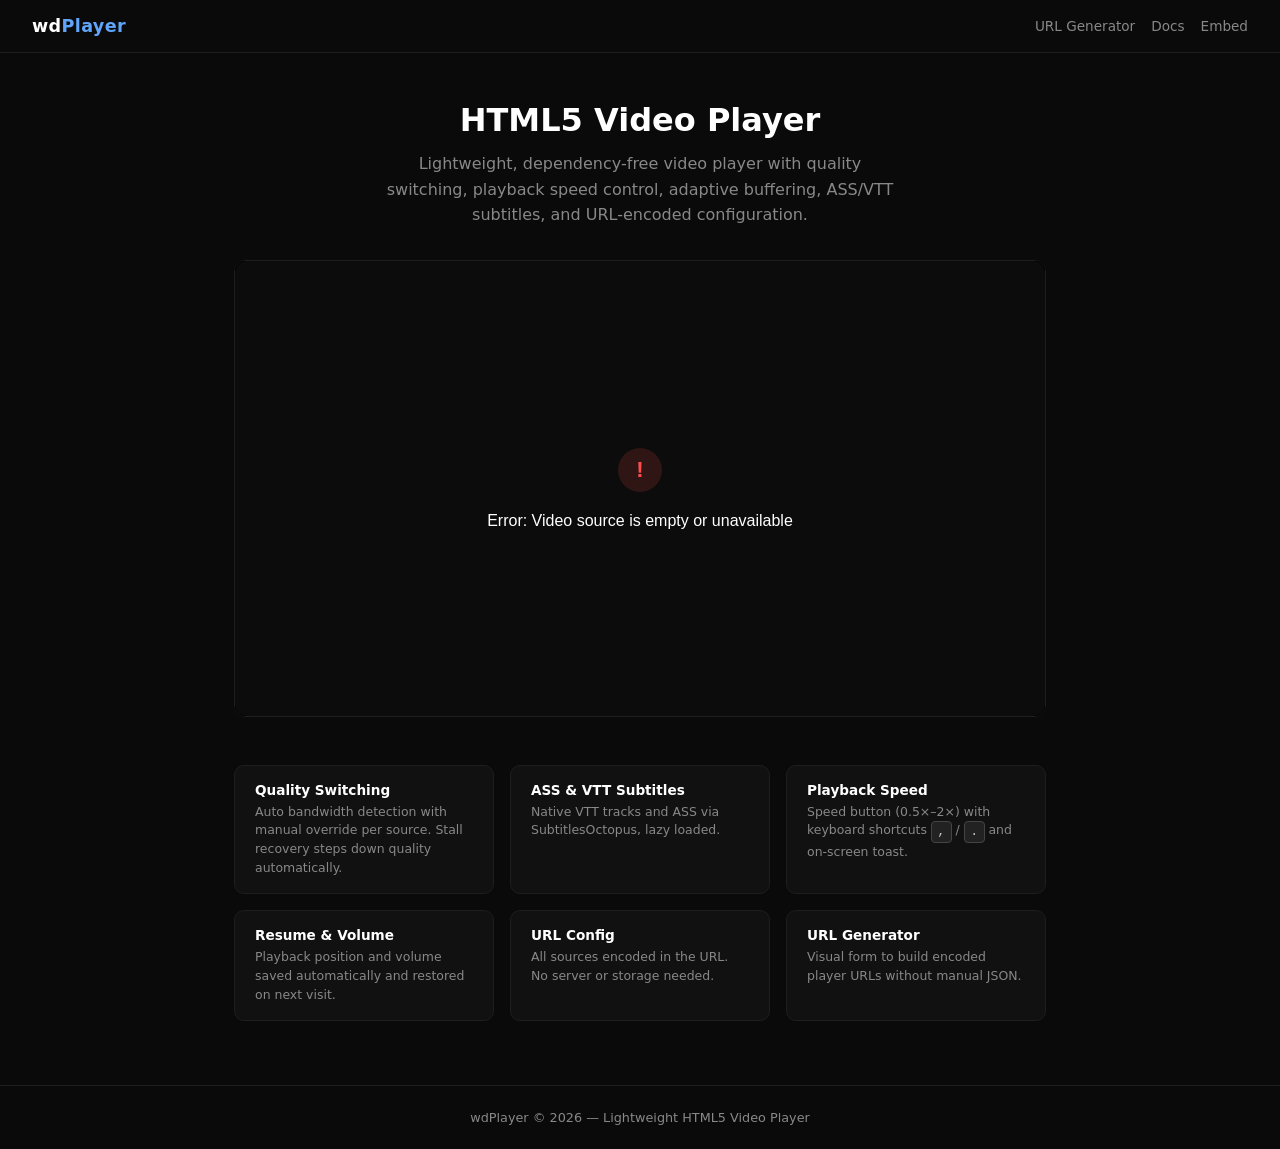
<file: index.html>
<!doctype html>
<html lang="en">
  <head>
    <meta charset="UTF-8" />
    <meta name="viewport" content="width=device-width, initial-scale=1.0" />
    <title>wdPlayer — Index Page</title>
    <meta
      name="description"
      content="A modern HTML5 video player with ASS and VTT subtitle support, automatic quality selection, and a user-friendly interface."
    />
    <link rel="icon" href="/fav.png" type="image/png" />

    <link rel="stylesheet" href="css/pages-min.css" />
  </head>
  <body>
    <header>
      <h1>wd<span>Player</span></h1>
      <nav aria-label="Main navigation">
        <a href="generator.html">URL Generator</a>
        <a href="doc.html">Docs</a>
        <a
          href="embed.html?v=[base64]"
          >Embed</a
        >
      </nav>
    </header>

    <main>
      <div class="hero">
        <h2>HTML5 Video Player</h2>
        <p>
          Lightweight, dependency-free video player with quality switching,
          playback speed control, adaptive buffering, ASS/VTT subtitles, and
          URL-encoded configuration.
        </p>
      </div>

      <div class="player-wrap">
        <div class="player-shell">
          <iframe
            src="embed.html?v=[base64]"
            title="wdPlayer — video player demo"
            width="810"
            height="455"
            allowfullscreen
          >
          </iframe>
        </div>
      </div>

      <div class="features">
        <div class="feat">
          <h3>Quality Switching</h3>
          <p>
            Auto bandwidth detection with manual override per source. Stall
            recovery steps down quality automatically.
          </p>
        </div>
        <div class="feat">
          <h3>ASS &amp; VTT Subtitles</h3>
          <p>Native VTT tracks and ASS via SubtitlesOctopus, lazy loaded.</p>
        </div>
        <div class="feat">
          <h3>Playback Speed</h3>
          <p>
            Speed button (0.5×–2×) with keyboard shortcuts <kbd>,</kbd> /
            <kbd>.</kbd> and on-screen toast.
          </p>
        </div>
        <div class="feat">
          <h3>Resume &amp; Volume</h3>
          <p>
            Playback position and volume saved automatically and restored on
            next visit.
          </p>
        </div>
        <div class="feat">
          <h3>URL Config</h3>
          <p>All sources encoded in the URL. No server or storage needed.</p>
        </div>
        <div class="feat">
          <h3>URL Generator</h3>
          <p>Visual form to build encoded player URLs without manual JSON.</p>
        </div>
      </div>
    </main>

    <footer>
      <p>
        wdPlayer &copy; <span id="showYear"></span> &mdash; Lightweight HTML5
        Video Player
      </p>
    </footer>
    <script>
      const correctYear = new Date().getFullYear();
      const placeHolder = document.getElementById("showYear");
      placeHolder.textContent = correctYear;
    </script>
  </body>
</html>
</file>
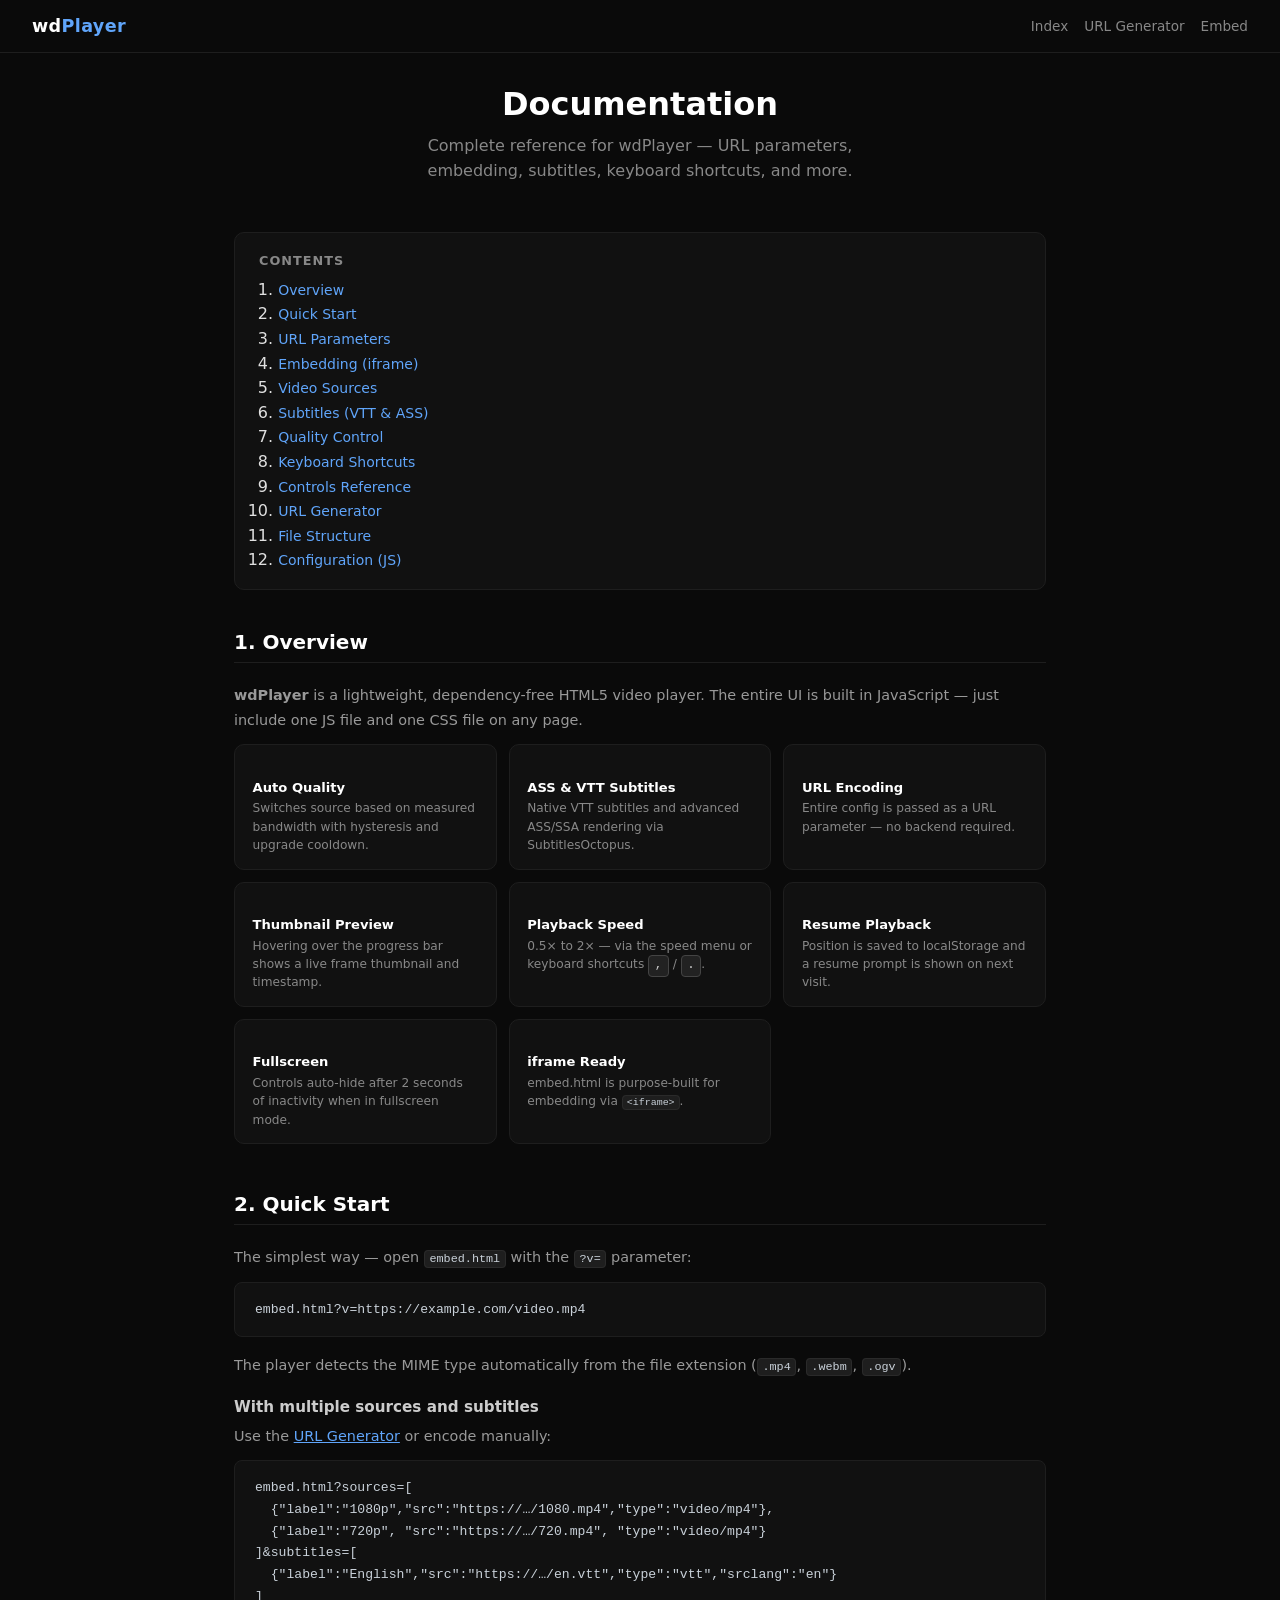
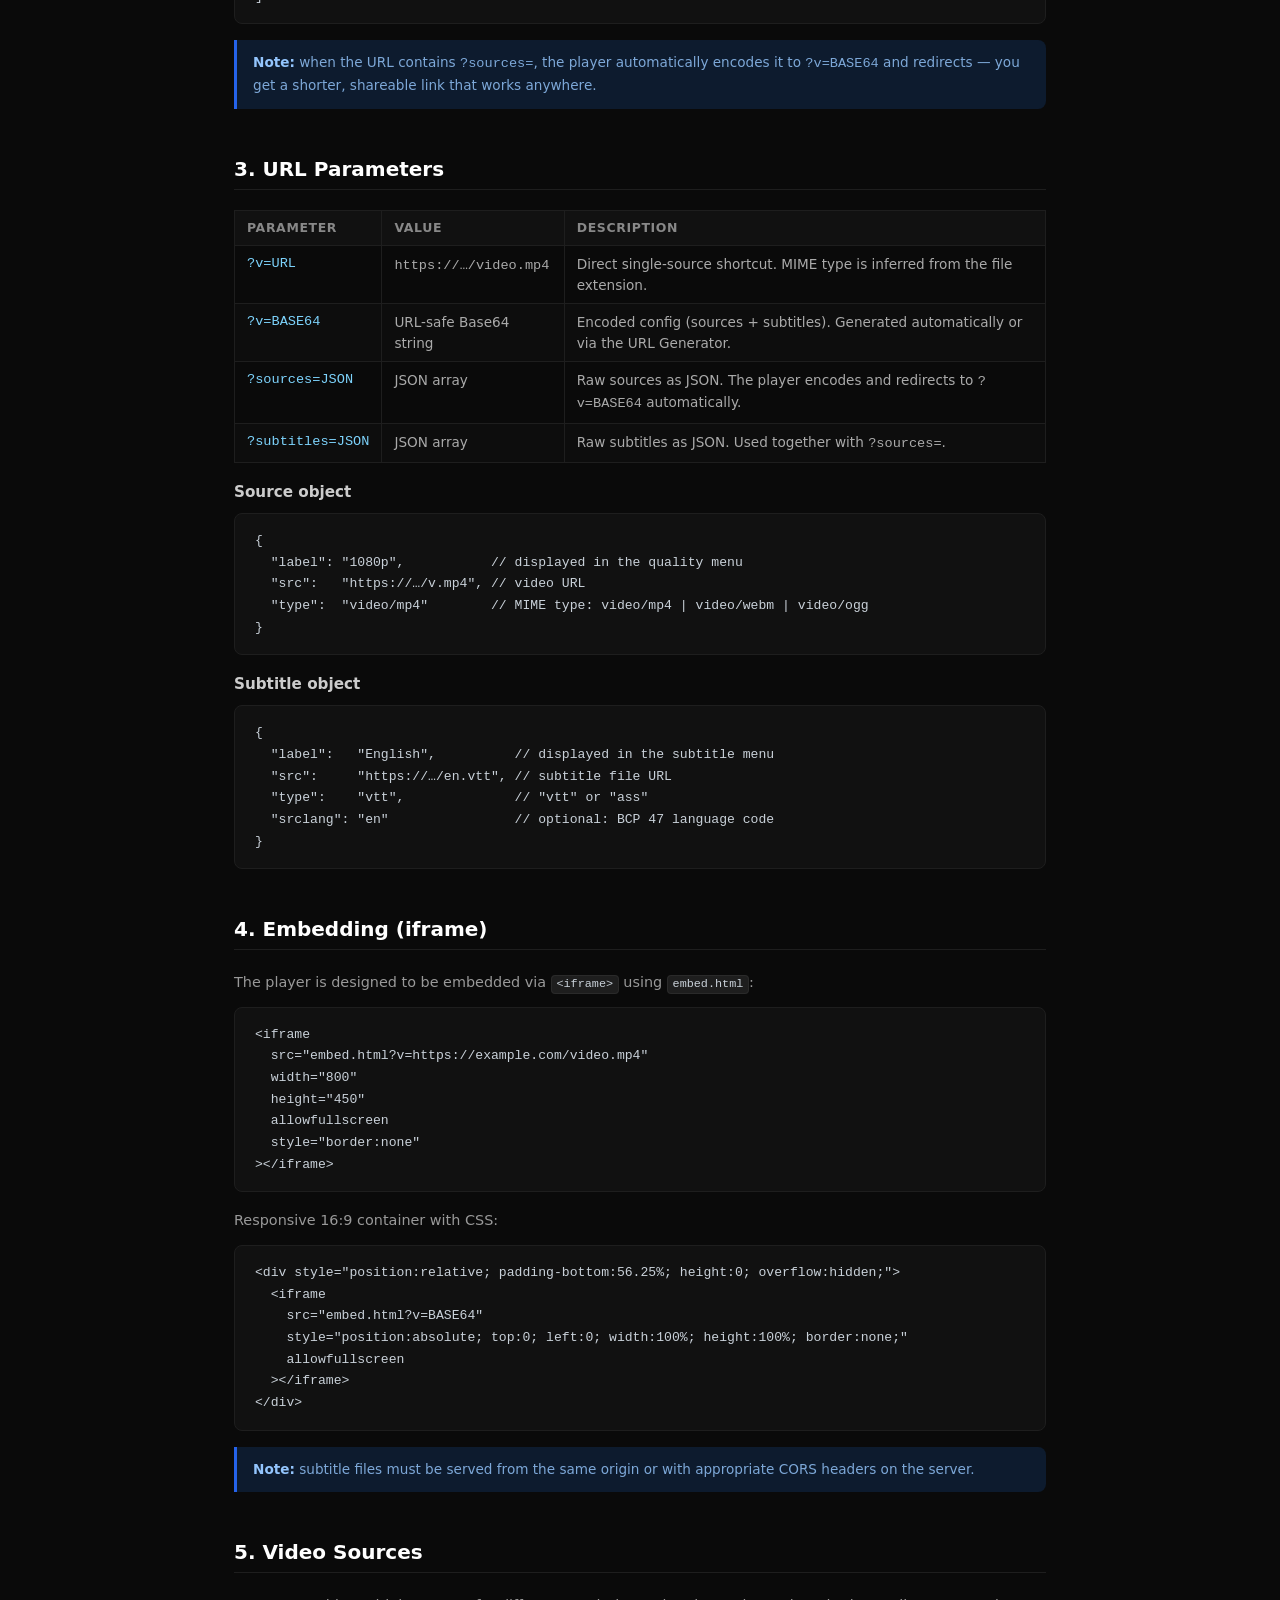
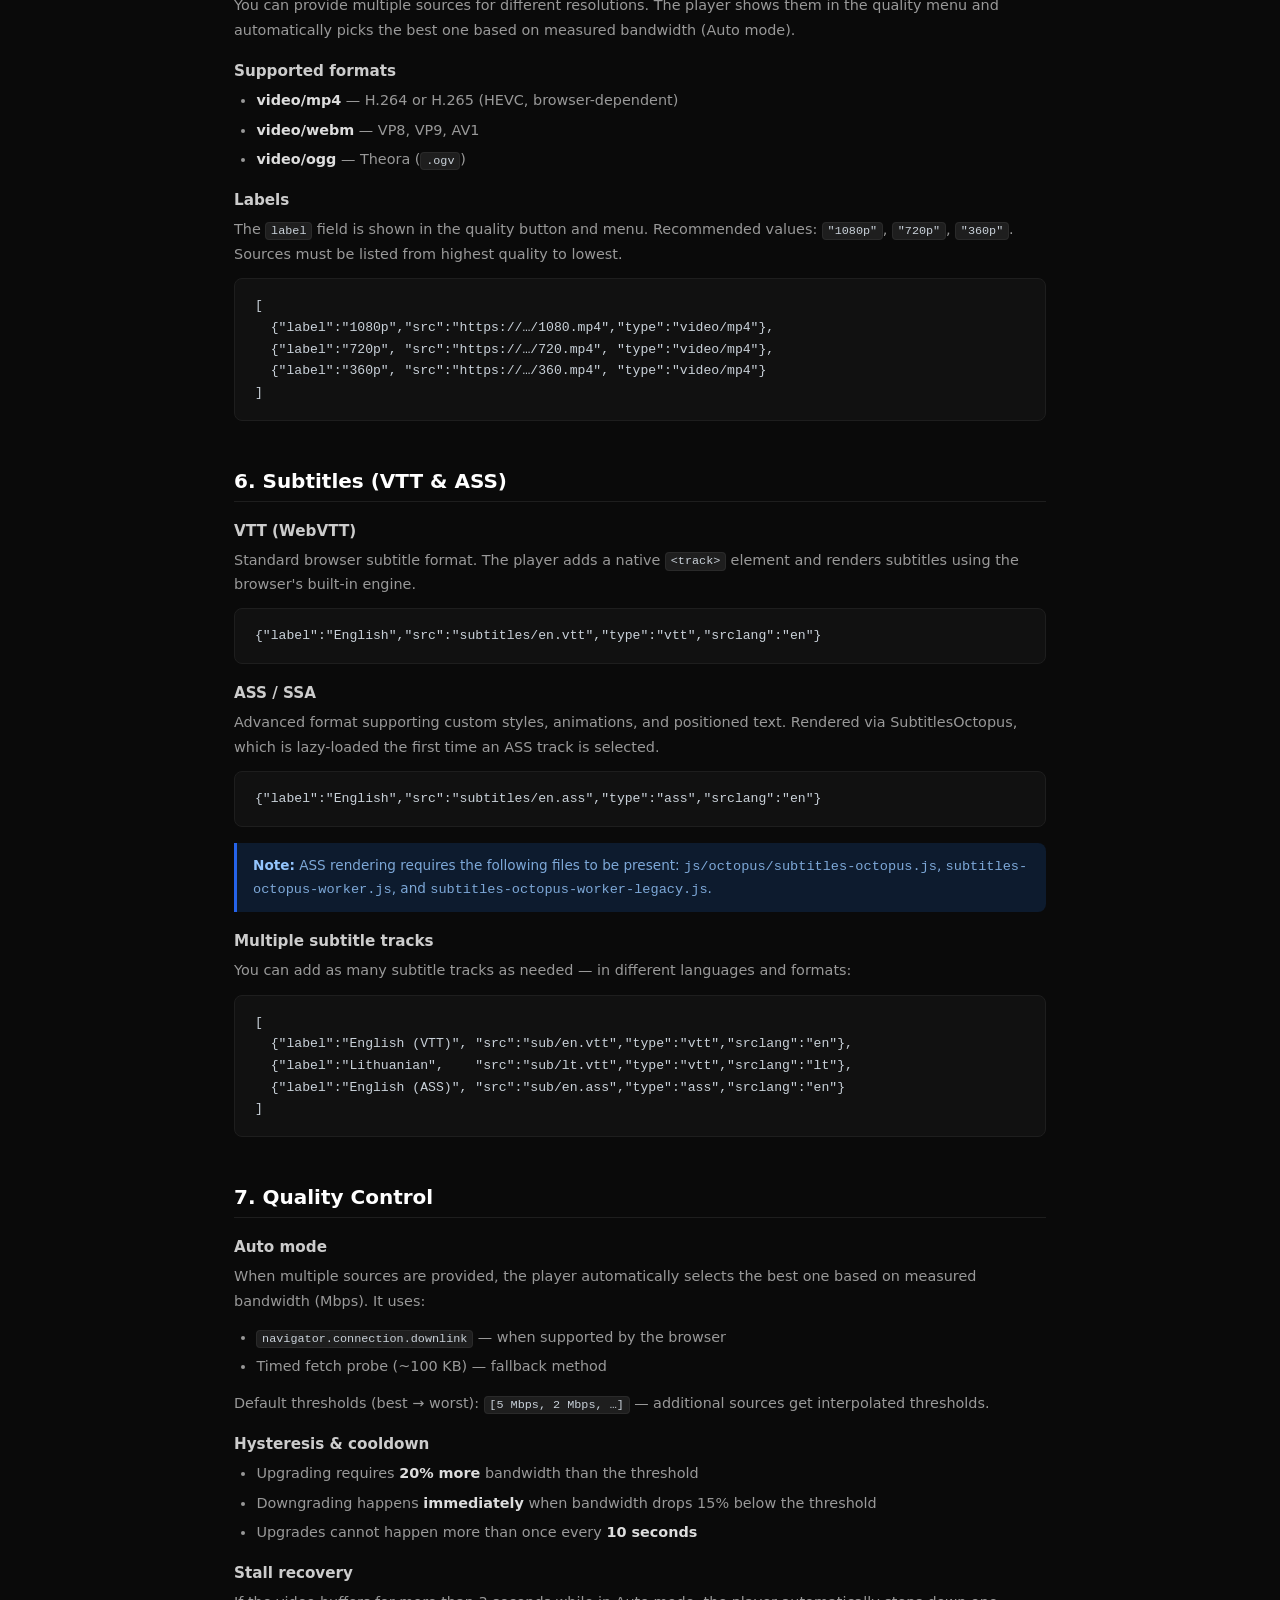
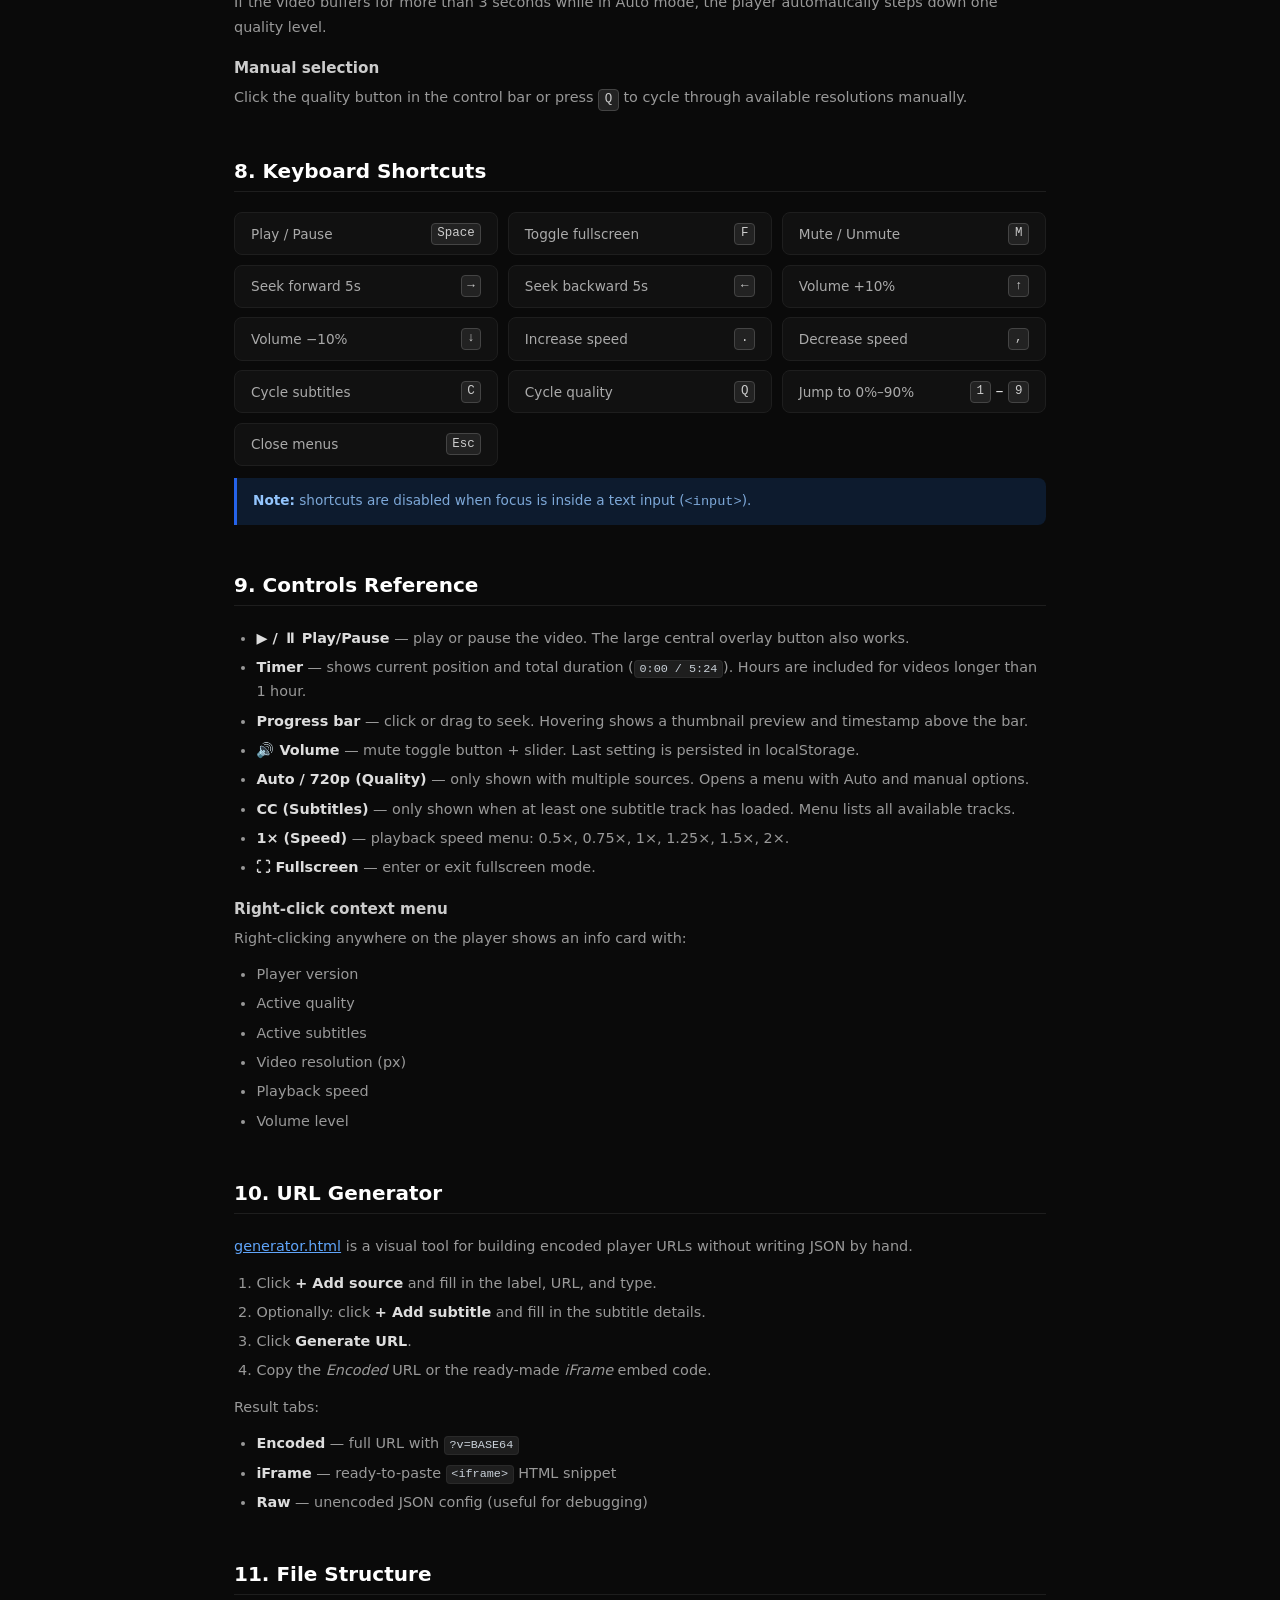
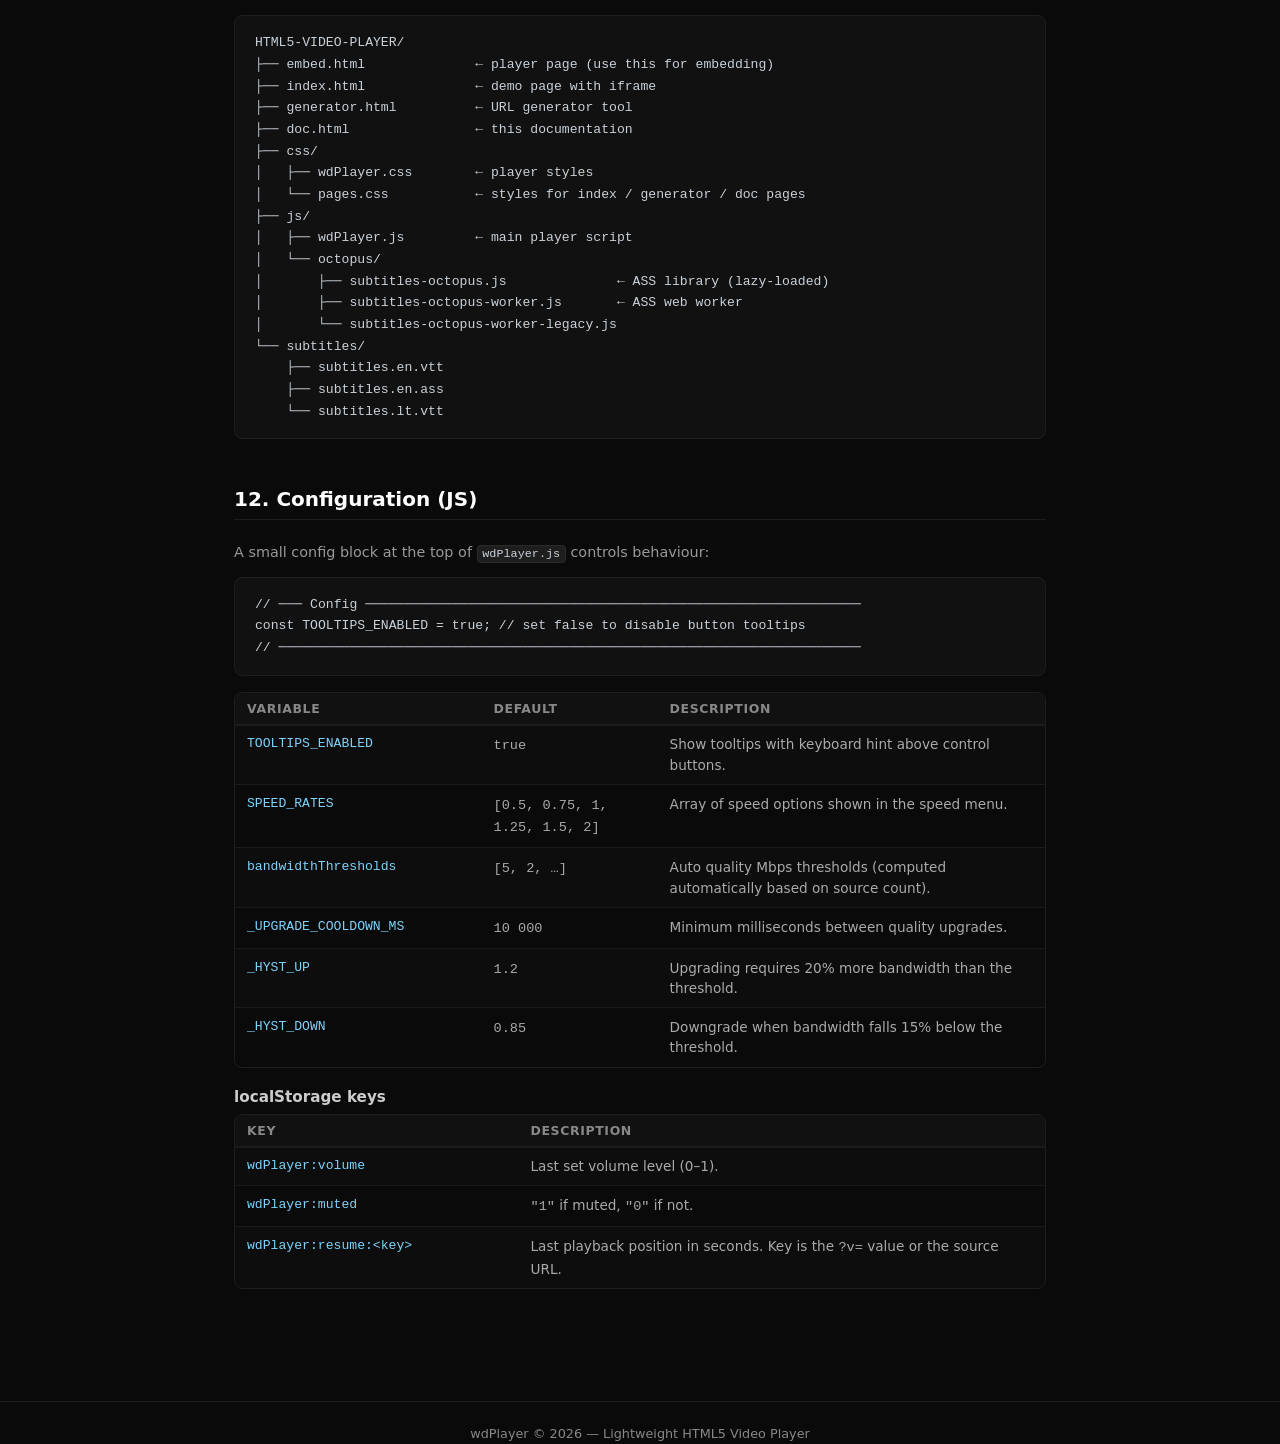
<file: doc.html>
<!doctype html>
<html lang="en" class="page-doc">
  <head>
    <meta charset="UTF-8" />
    <meta name="viewport" content="width=device-width, initial-scale=1.0" />
    <title>wdPlayer — Documentation</title>
    <meta
      name="description"
      content="wdPlayer documentation — full reference for URL params, embedding, subtitles, keyboard shortcuts and more."
    />
    <link rel="stylesheet" href="css/pages-min.css" />
    <link rel="icon" href="/fav.png" type="image/png" />
  </head>
  <body>
    <header>
      <h1>wd<span>Player</span></h1>
      <nav aria-label="Main navigation">
        <a href="index.html">Index</a>
        <a href="generator.html">URL Generator</a>
        <a
          href="http://localhost:5500/embed.html?v=[base64]"
          >Embed</a
        >
      </nav>
    </header>

    <main>
      <!-- Hero -->
      <div class="doc-hero">
        <h2>Documentation</h2>
        <p>
          Complete reference for wdPlayer — URL parameters, embedding,
          subtitles, keyboard shortcuts, and more.
        </p>
      </div>

      <!-- TOC -->
      <nav class="toc" aria-label="Table of contents">
        <h3>Contents</h3>
        <ol>
          <li><a href="#overview"> Overview</a></li>
          <li><a href="#quickstart"> Quick Start</a></li>
          <li><a href="#url-params"> URL Parameters</a></li>
          <li><a href="#embedding"> Embedding (iframe)</a></li>
          <li><a href="#sources"> Video Sources</a></li>
          <li><a href="#subtitles"> Subtitles (VTT &amp; ASS)</a></li>
          <li><a href="#quality"> Quality Control</a></li>
          <li><a href="#keyboard"> Keyboard Shortcuts</a></li>
          <li><a href="#controls"> Controls Reference</a></li>
          <li><a href="#generator"> URL Generator</a></li>
          <li><a href="#files"> File Structure</a></li>
          <li><a href="#config"> Configuration (JS)</a></li>
        </ol>
      </nav>

      <!-- 1. Overview -->
      <section class="doc-section" id="overview">
        <h2>1. Overview</h2>
        <p>
          <strong>wdPlayer</strong> is a lightweight, dependency-free HTML5
          video player. The entire UI is built in JavaScript — just include one
          JS file and one CSS file on any page.
        </p>
        <div class="badge-grid">
          <div class="badge-card">
            <h3>Auto Quality</h3>
            <p>
              Switches source based on measured bandwidth with hysteresis and
              upgrade cooldown.
            </p>
          </div>
          <div class="badge-card">
            <h3>ASS &amp; VTT Subtitles</h3>
            <p>
              Native VTT subtitles and advanced ASS/SSA rendering via
              SubtitlesOctopus.
            </p>
          </div>
          <div class="badge-card">
            <h3>URL Encoding</h3>
            <p>
              Entire config is passed as a URL parameter — no backend required.
            </p>
          </div>
          <div class="badge-card">
            <h3>Thumbnail Preview</h3>
            <p>
              Hovering over the progress bar shows a live frame thumbnail and
              timestamp.
            </p>
          </div>
          <div class="badge-card">
            <h3>Playback Speed</h3>
            <p>
              0.5× to 2× — via the speed menu or keyboard shortcuts
              <kbd>,</kbd> / <kbd>.</kbd>.
            </p>
          </div>
          <div class="badge-card">
            <h3>Resume Playback</h3>
            <p>
              Position is saved to localStorage and a resume prompt is shown on
              next visit.
            </p>
          </div>
          <div class="badge-card">
            <h3>Fullscreen</h3>
            <p>
              Controls auto-hide after 2 seconds of inactivity when in
              fullscreen mode.
            </p>
          </div>
          <div class="badge-card">
            <h3>iframe Ready</h3>
            <p>
              embed.html is purpose-built for embedding via
              <code>&lt;iframe&gt;</code>.
            </p>
          </div>
        </div>
      </section>

      <!-- 2. Quick start -->
      <section class="doc-section" id="quickstart">
        <h2>2. Quick Start</h2>
        <p>
          The simplest way — open <code>embed.html</code> with the
          <code>?v=</code> parameter:
        </p>
        <pre><code>embed.html?v=https://example.com/video.mp4</code></pre>
        <p>
          The player detects the MIME type automatically from the file extension
          (<code>.mp4</code>, <code>.webm</code>, <code>.ogv</code>).
        </p>

        <h3>With multiple sources and subtitles</h3>
        <p>
          Use the <a href="generator.html">URL Generator</a> or encode manually:
        </p>
        <pre><code>embed.html?sources=[
  {"label":"1080p","src":"https://…/1080.mp4","type":"video/mp4"},
  {"label":"720p", "src":"https://…/720.mp4", "type":"video/mp4"}
]&subtitles=[
  {"label":"English","src":"https://…/en.vtt","type":"vtt","srclang":"en"}
]</code></pre>
        <div class="note">
          <strong>Note:</strong> when the URL contains <code>?sources=</code>,
          the player automatically encodes it to <code>?v=BASE64</code> and
          redirects — you get a shorter, shareable link that works anywhere.
        </div>
      </section>

      <!-- 3. URL params -->
      <section class="doc-section" id="url-params">
        <h2>3. URL Parameters</h2>
        <table class="param-table">
          <thead>
            <tr>
              <th>Parameter</th>
              <th>Value</th>
              <th>Description</th>
            </tr>
          </thead>
          <tbody>
            <tr>
              <td>?v=URL</td>
              <td><code>https://…/video.mp4</code></td>
              <td>
                Direct single-source shortcut. MIME type is inferred from the
                file extension.
              </td>
            </tr>
            <tr>
              <td>?v=BASE64</td>
              <td>URL-safe Base64 string</td>
              <td>
                Encoded config (sources + subtitles). Generated automatically or
                via the URL Generator.
              </td>
            </tr>
            <tr>
              <td>?sources=JSON</td>
              <td>JSON array</td>
              <td>
                Raw sources as JSON. The player encodes and redirects to
                <code>?v=BASE64</code> automatically.
              </td>
            </tr>
            <tr>
              <td>?subtitles=JSON</td>
              <td>JSON array</td>
              <td>
                Raw subtitles as JSON. Used together with
                <code>?sources=</code>.
              </td>
            </tr>
          </tbody>
        </table>

        <h3>Source object</h3>
        <pre><code>{
  "label": "1080p",           // displayed in the quality menu
  "src":   "https://…/v.mp4", // video URL
  "type":  "video/mp4"        // MIME type: video/mp4 | video/webm | video/ogg
}</code></pre>

        <h3>Subtitle object</h3>
        <pre><code>{
  "label":   "English",          // displayed in the subtitle menu
  "src":     "https://…/en.vtt", // subtitle file URL
  "type":    "vtt",              // "vtt" or "ass"
  "srclang": "en"                // optional: BCP 47 language code
}</code></pre>
      </section>

      <!-- 4. Embedding -->
      <section class="doc-section" id="embedding">
        <h2>4. Embedding (iframe)</h2>
        <p>
          The player is designed to be embedded via
          <code>&lt;iframe&gt;</code> using <code>embed.html</code>:
        </p>
        <pre><code>&lt;iframe
  src="embed.html?v=https://example.com/video.mp4"
  width="800"
  height="450"
  allowfullscreen
  style="border:none"
&gt;&lt;/iframe&gt;</code></pre>
        <p>Responsive 16:9 container with CSS:</p>
        <pre><code>&lt;div style="position:relative; padding-bottom:56.25%; height:0; overflow:hidden;"&gt;
  &lt;iframe
    src="embed.html?v=BASE64"
    style="position:absolute; top:0; left:0; width:100%; height:100%; border:none;"
    allowfullscreen
  &gt;&lt;/iframe&gt;
&lt;/div&gt;</code></pre>
        <div class="note">
          <strong>Note:</strong> subtitle files must be served from the same
          origin or with appropriate CORS headers on the server.
        </div>
      </section>

      <!-- 5. Sources -->
      <section class="doc-section" id="sources">
        <h2>5. Video Sources</h2>
        <p>
          You can provide multiple sources for different resolutions. The player
          shows them in the quality menu and automatically picks the best one
          based on measured bandwidth (Auto mode).
        </p>
        <h3>Supported formats</h3>
        <ul>
          <li>
            <strong>video/mp4</strong> — H.264 or H.265 (HEVC,
            browser-dependent)
          </li>
          <li><strong>video/webm</strong> — VP8, VP9, AV1</li>
          <li><strong>video/ogg</strong> — Theora (<code>.ogv</code>)</li>
        </ul>
        <h3>Labels</h3>
        <p>
          The <code>label</code> field is shown in the quality button and menu.
          Recommended values: <code>"1080p"</code>, <code>"720p"</code>,
          <code>"360p"</code>. Sources must be listed from highest quality to
          lowest.
        </p>
        <pre><code>[
  {"label":"1080p","src":"https://…/1080.mp4","type":"video/mp4"},
  {"label":"720p", "src":"https://…/720.mp4", "type":"video/mp4"},
  {"label":"360p", "src":"https://…/360.mp4", "type":"video/mp4"}
]</code></pre>
      </section>

      <!-- 6. Subtitles -->
      <section class="doc-section" id="subtitles">
        <h2>6. Subtitles (VTT &amp; ASS)</h2>

        <h3>VTT (WebVTT)</h3>
        <p>
          Standard browser subtitle format. The player adds a native
          <code>&lt;track&gt;</code> element and renders subtitles using the
          browser's built-in engine.
        </p>
        <pre><code>{"label":"English","src":"subtitles/en.vtt","type":"vtt","srclang":"en"}</code></pre>

        <h3>ASS / SSA</h3>
        <p>
          Advanced format supporting custom styles, animations, and positioned
          text. Rendered via SubtitlesOctopus, which is lazy-loaded the first
          time an ASS track is selected.
        </p>
        <pre><code>{"label":"English","src":"subtitles/en.ass","type":"ass","srclang":"en"}</code></pre>
        <div class="note">
          <strong>Note:</strong> ASS rendering requires the following files to
          be present: <code>js/octopus/subtitles-octopus.js</code>,
          <code>subtitles-octopus-worker.js</code>, and
          <code>subtitles-octopus-worker-legacy.js</code>.
        </div>

        <h3>Multiple subtitle tracks</h3>
        <p>
          You can add as many subtitle tracks as needed — in different languages
          and formats:
        </p>
        <pre><code>[
  {"label":"English (VTT)", "src":"sub/en.vtt","type":"vtt","srclang":"en"},
  {"label":"Lithuanian",    "src":"sub/lt.vtt","type":"vtt","srclang":"lt"},
  {"label":"English (ASS)", "src":"sub/en.ass","type":"ass","srclang":"en"}
]</code></pre>
      </section>

      <!-- 7. Quality -->
      <section class="doc-section" id="quality">
        <h2>7. Quality Control</h2>

        <h3>Auto mode</h3>
        <p>
          When multiple sources are provided, the player automatically selects
          the best one based on measured bandwidth (Mbps). It uses:
        </p>
        <ul>
          <li>
            <code>navigator.connection.downlink</code> — when supported by the
            browser
          </li>
          <li>Timed fetch probe (~100 KB) — fallback method</li>
        </ul>
        <p>
          Default thresholds (best → worst): <code>[5 Mbps, 2 Mbps, …]</code> —
          additional sources get interpolated thresholds.
        </p>

        <h3>Hysteresis &amp; cooldown</h3>
        <ul>
          <li>
            Upgrading requires <strong>20% more</strong> bandwidth than the
            threshold
          </li>
          <li>
            Downgrading happens <strong>immediately</strong> when bandwidth
            drops 15% below the threshold
          </li>
          <li>
            Upgrades cannot happen more than once every
            <strong>10 seconds</strong>
          </li>
        </ul>

        <h3>Stall recovery</h3>
        <p>
          If the video buffers for more than 3 seconds while in Auto mode, the
          player automatically steps down one quality level.
        </p>

        <h3>Manual selection</h3>
        <p>
          Click the quality button in the control bar or press <kbd>Q</kbd> to
          cycle through available resolutions manually.
        </p>
      </section>

      <!-- 8. Keyboard -->
      <section class="doc-section" id="keyboard">
        <h2>8. Keyboard Shortcuts</h2>
        <div class="kbd-grid">
          <div class="kbd-row">
            <span>Play / Pause</span>
            <div class="keys"><kbd>Space</kbd></div>
          </div>
          <div class="kbd-row">
            <span>Toggle fullscreen</span>
            <div class="keys"><kbd>F</kbd></div>
          </div>
          <div class="kbd-row">
            <span>Mute / Unmute</span>
            <div class="keys"><kbd>M</kbd></div>
          </div>
          <div class="kbd-row">
            <span>Seek forward 5s</span>
            <div class="keys"><kbd>→</kbd></div>
          </div>
          <div class="kbd-row">
            <span>Seek backward 5s</span>
            <div class="keys"><kbd>←</kbd></div>
          </div>
          <div class="kbd-row">
            <span>Volume +10%</span>
            <div class="keys"><kbd>↑</kbd></div>
          </div>
          <div class="kbd-row">
            <span>Volume −10%</span>
            <div class="keys"><kbd>↓</kbd></div>
          </div>
          <div class="kbd-row">
            <span>Increase speed</span>
            <div class="keys"><kbd>.</kbd></div>
          </div>
          <div class="kbd-row">
            <span>Decrease speed</span>
            <div class="keys"><kbd>,</kbd></div>
          </div>
          <div class="kbd-row">
            <span>Cycle subtitles</span>
            <div class="keys"><kbd>C</kbd></div>
          </div>
          <div class="kbd-row">
            <span>Cycle quality</span>
            <div class="keys"><kbd>Q</kbd></div>
          </div>
          <div class="kbd-row">
            <span>Jump to 0%–90%</span>
            <div class="keys"><kbd>1</kbd>–<kbd>9</kbd></div>
          </div>
          <div class="kbd-row">
            <span>Close menus</span>
            <div class="keys"><kbd>Esc</kbd></div>
          </div>
        </div>
        <div class="note">
          <strong>Note:</strong> shortcuts are disabled when focus is inside a
          text input (<code>&lt;input&gt;</code>).
        </div>
      </section>

      <!-- 9. Controls -->
      <section class="doc-section" id="controls">
        <h2>9. Controls Reference</h2>
        <ul>
          <li>
            <strong>▶ / ⏸ Play/Pause</strong> — play or pause the video. The
            large central overlay button also works.
          </li>
          <li>
            <strong>Timer</strong> — shows current position and total duration
            (<code>0:00 / 5:24</code>). Hours are included for videos longer
            than 1 hour.
          </li>
          <li>
            <strong>Progress bar</strong> — click or drag to seek. Hovering
            shows a thumbnail preview and timestamp above the bar.
          </li>
          <li>
            <strong>🔊 Volume</strong> — mute toggle button + slider. Last
            setting is persisted in localStorage.
          </li>
          <li>
            <strong>Auto / 720p (Quality)</strong> — only shown with multiple
            sources. Opens a menu with Auto and manual options.
          </li>
          <li>
            <strong>CC (Subtitles)</strong> — only shown when at least one
            subtitle track has loaded. Menu lists all available tracks.
          </li>
          <li>
            <strong>1× (Speed)</strong> — playback speed menu: 0.5×, 0.75×, 1×,
            1.25×, 1.5×, 2×.
          </li>
          <li>
            <strong>⛶ Fullscreen</strong> — enter or exit fullscreen mode.
          </li>
        </ul>
        <h3>Right-click context menu</h3>
        <p>Right-clicking anywhere on the player shows an info card with:</p>
        <ul>
          <li>Player version</li>
          <li>Active quality</li>
          <li>Active subtitles</li>
          <li>Video resolution (px)</li>
          <li>Playback speed</li>
          <li>Volume level</li>
        </ul>
      </section>

      <!-- 10. Generator -->
      <section class="doc-section" id="generator">
        <h2>10. URL Generator</h2>
        <p>
          <a href="generator.html">generator.html</a> is a visual tool for
          building encoded player URLs without writing JSON by hand.
        </p>
        <ol>
          <li>
            Click <strong>+ Add source</strong> and fill in the label, URL, and
            type.
          </li>
          <li>
            Optionally: click <strong>+ Add subtitle</strong> and fill in the
            subtitle details.
          </li>
          <li>Click <strong>Generate URL</strong>.</li>
          <li>
            Copy the <em>Encoded</em> URL or the ready-made
            <em>iFrame</em> embed code.
          </li>
        </ol>
        <p>Result tabs:</p>
        <ul>
          <li>
            <strong>Encoded</strong> — full URL with <code>?v=BASE64</code>
          </li>
          <li>
            <strong>iFrame</strong> — ready-to-paste
            <code>&lt;iframe&gt;</code> HTML snippet
          </li>
          <li>
            <strong>Raw</strong> — unencoded JSON config (useful for debugging)
          </li>
        </ul>
      </section>

      <!-- 11. Files -->
      <section class="doc-section" id="files">
        <h2>11. File Structure</h2>
        <pre><code>HTML5-VIDEO-PLAYER/
├── embed.html              ← player page (use this for embedding)
├── index.html              ← demo page with iframe
├── generator.html          ← URL generator tool
├── doc.html                ← this documentation
├── css/
│   ├── wdPlayer.css        ← player styles
│   └── pages.css           ← styles for index / generator / doc pages
├── js/
│   ├── wdPlayer.js         ← main player script
│   └── octopus/
│       ├── subtitles-octopus.js              ← ASS library (lazy-loaded)
│       ├── subtitles-octopus-worker.js       ← ASS web worker
│       └── subtitles-octopus-worker-legacy.js
└── subtitles/
    ├── subtitles.en.vtt
    ├── subtitles.en.ass
    └── subtitles.lt.vtt</code></pre>
      </section>

      <!-- 12. Config -->
      <section class="doc-section" id="config">
        <h2>12. Configuration (JS)</h2>
        <p>
          A small config block at the top of <code>wdPlayer.js</code> controls
          behaviour:
        </p>
        <pre><code>// ─── Config ───────────────────────────────────────────────────────────────
const TOOLTIPS_ENABLED = true; // set false to disable button tooltips
// ──────────────────────────────────────────────────────────────────────────</code></pre>
        <div class="param-list" style="margin-top: 0.5rem">
          <div class="param-header">
            <span>Variable</span>
            <span>Default</span>
            <span>Description</span>
          </div>
          <div class="param-row">
            <code class="param-name">TOOLTIPS_ENABLED</code>
            <span class="param-val"><code>true</code></span>
            <span class="param-desc"
              >Show tooltips with keyboard hint above control buttons.</span
            >
          </div>
          <div class="param-row">
            <code class="param-name">SPEED_RATES</code>
            <span class="param-val"
              ><code>[0.5, 0.75, 1, 1.25, 1.5, 2]</code></span
            >
            <span class="param-desc"
              >Array of speed options shown in the speed menu.</span
            >
          </div>
          <div class="param-row">
            <code class="param-name">bandwidthThresholds</code>
            <span class="param-val"><code>[5, 2, …]</code></span>
            <span class="param-desc"
              >Auto quality Mbps thresholds (computed automatically based on
              source count).</span
            >
          </div>
          <div class="param-row">
            <code class="param-name">_UPGRADE_COOLDOWN_MS</code>
            <span class="param-val"><code>10 000</code></span>
            <span class="param-desc"
              >Minimum milliseconds between quality upgrades.</span
            >
          </div>
          <div class="param-row">
            <code class="param-name">_HYST_UP</code>
            <span class="param-val"><code>1.2</code></span>
            <span class="param-desc"
              >Upgrading requires 20% more bandwidth than the threshold.</span
            >
          </div>
          <div class="param-row">
            <code class="param-name">_HYST_DOWN</code>
            <span class="param-val"><code>0.85</code></span>
            <span class="param-desc"
              >Downgrade when bandwidth falls 15% below the threshold.</span
            >
          </div>
        </div>

        <h3>localStorage keys</h3>
        <div class="param-list param-list--2col" style="margin-top: 0.5rem">
          <div class="param-header">
            <span>Key</span>
            <span>Description</span>
          </div>
          <div class="param-row">
            <code class="param-name">wdPlayer:volume</code>
            <span class="param-desc">Last set volume level (0–1).</span>
          </div>
          <div class="param-row">
            <code class="param-name">wdPlayer:muted</code>
            <span class="param-desc"
              ><code>"1"</code> if muted, <code>"0"</code> if not.</span
            >
          </div>
          <div class="param-row">
            <code class="param-name">wdPlayer:resume:&lt;key&gt;</code>
            <span class="param-desc"
              >Last playback position in seconds. Key is the
              <code>?v=</code> value or the source URL.</span
            >
          </div>
        </div>
      </section>
    </main>

    <footer>
      <p>
        wdPlayer &copy; <span id="showYear"></span> &mdash; Lightweight HTML5
        Video Player
      </p>
    </footer>
    <script>
      const correctYear = new Date().getFullYear();
      const placeHolder = document.getElementById("showYear");
      placeHolder.textContent = correctYear;
    </script>
  </body>
</html>
</file>
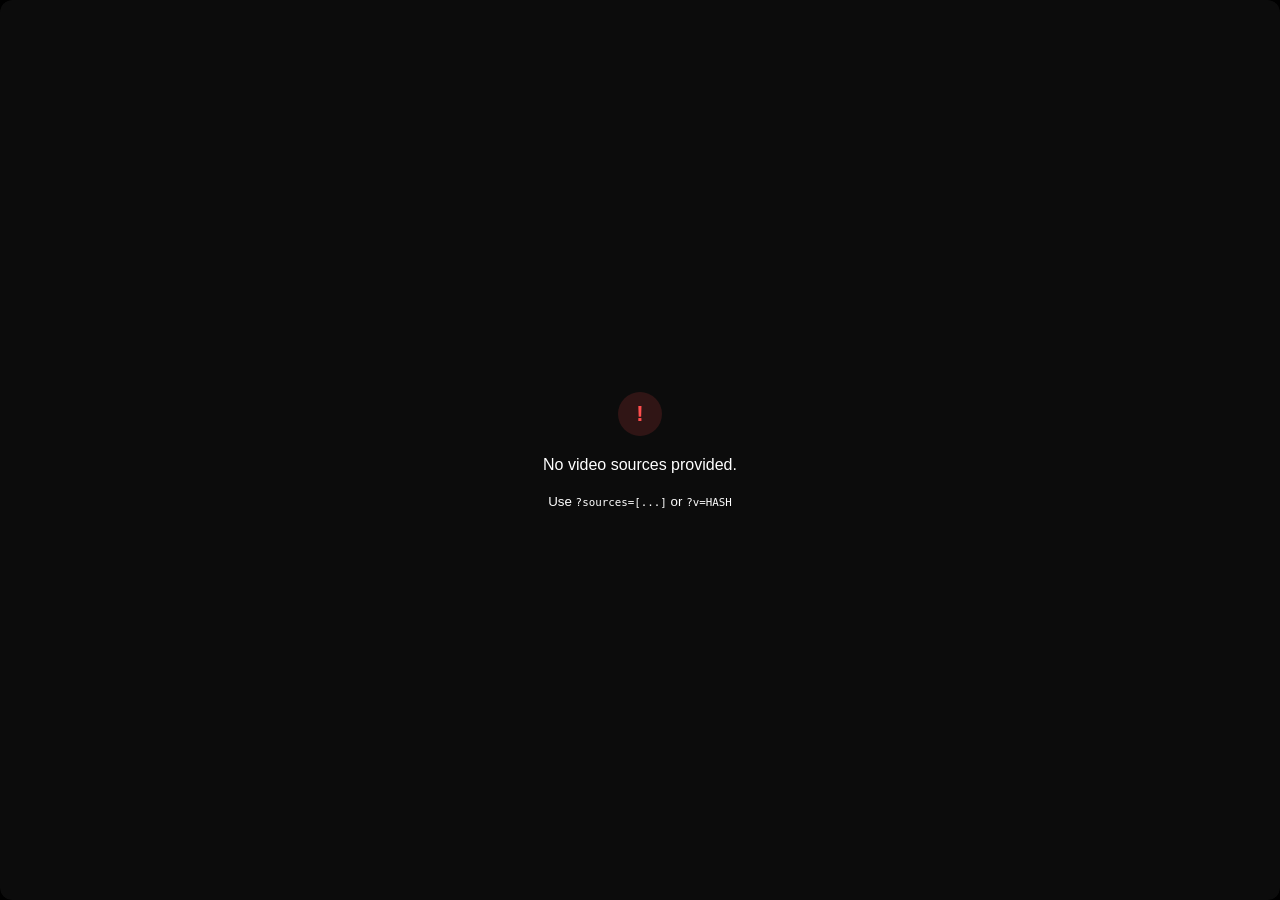
<file: embed.html>
<!doctype html>
<html lang="en">
  <head>
    <meta charset="UTF-8" />
    <meta name="viewport" content="width=device-width, initial-scale=1.0" />
    <title>wdPlayer</title>
    <meta
      name="description"
      content="A modern HTML5 video player with ASS and VTT subtitle support, automatic quality selection, and a user-friendly interface."
    />
    <link rel="stylesheet" href="css/wdPlayer-min.css" />
    <link rel="icon" href="/fav.png" type="image/png" />
  </head>
  <body>
    <main>
      <div id="wdPlayer"></div>
    </main>
    <script src="js/wdPlayer-min.js"></script>
  </body>
</html>
</file>
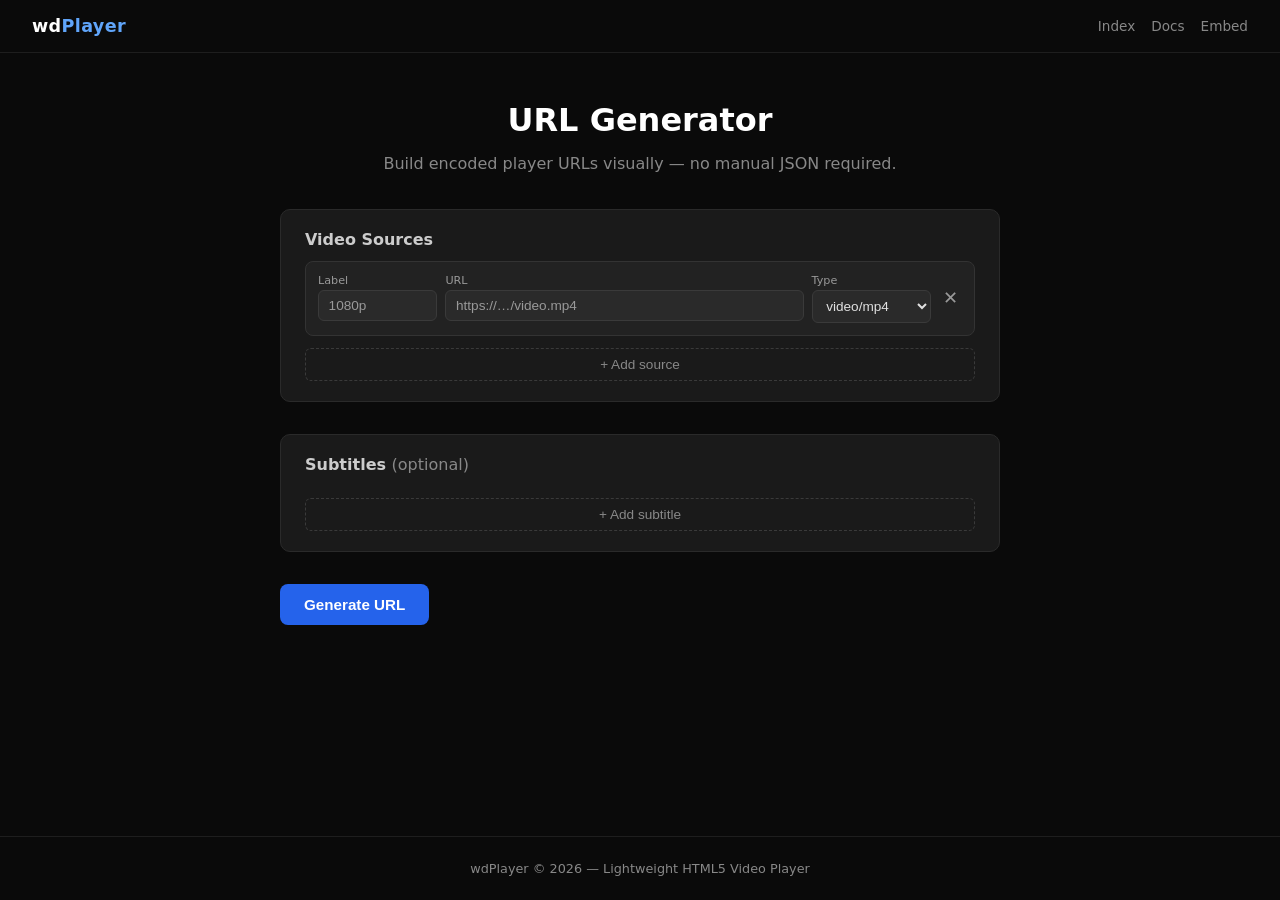
<file: generator.html>
<!doctype html>
<html lang="en" class="page-generator">
  <head>
    <meta charset="UTF-8" />
    <meta name="viewport" content="width=device-width, initial-scale=1.0" />
    <title>wdPlayer URL Generator</title>
    <meta
      name="description"
      content="A modern HTML5 video player with ASS and VTT subtitle support, automatic quality selection, and a user-friendly interface."
    />
    <link rel="stylesheet" href="css/pages-min.css" />
    <link rel="icon" href="/fav.png" type="image/png" />
  </head>
  <body>
    <header>
      <h1>wd<span>Player</span></h1>
      <nav aria-label="Main navigation">
        <a href="index.html">Index</a>
        <a href="doc.html">Docs</a>
        <a
          href="http://localhost:5500/embed.html?v=[base64]"
          >Embed</a
        >
      </nav>
    </header>

    <main>
      <div class="hero">
        <h2>URL Generator</h2>
        <p>Build encoded player URLs visually — no manual JSON required.</p>
      </div>

      <div class="container">
        <!-- Sources -->
        <div class="section">
          <h2>Video Sources</h2>
          <div class="row-list" id="sourceList"></div>
          <button class="btn-add" id="addSource">+ Add source</button>
        </div>

        <!-- Subtitles -->
        <div class="section">
          <h2>
            Subtitles
            <span style="font-weight: 400; color: #888">(optional)</span>
          </h2>
          <div class="row-list" id="subList"></div>
          <button class="btn-add" id="addSub">+ Add subtitle</button>
        </div>

        <div>
          <button id="generateBtn">Generate URL</button>
          <p class="err" id="errMsg" role="alert" aria-live="assertive">
            Add at least one video source.
          </p>
        </div>

        <!-- Result -->
        <div id="result">
          <div class="result-tabs" role="tablist">
            <button
              class="tab-btn active"
              role="tab"
              aria-selected="true"
              data-tab="encoded"
            >
              Encoded
            </button>
            <button
              class="tab-btn"
              role="tab"
              aria-selected="false"
              data-tab="iframe"
            >
              iFrame
            </button>
            <button
              class="tab-btn"
              role="tab"
              aria-selected="false"
              data-tab="raw"
            >
              Raw
            </button>
          </div>
          <div class="url-box" role="tabpanel">
            <span id="urlOutput"></span>
            <button class="copy-btn" id="copyBtn">Copy</button>
            <a
              class="open-btn"
              id="openBtn"
              target="_blank"
              rel="noopener"
              aria-label="Open generated URL in new tab"
              >Open ↗</a
            >
          </div>
        </div>
      </div>
      <br />
    </main>
    <footer>
      <p>
        wdPlayer &copy; <span id="showYear"></span> &mdash; Lightweight HTML5
        Video Player
      </p>
    </footer>

    <script src="js/generator-min.js"></script>
    <script>
      const correctYear = new Date().getFullYear();
      const placeHolder = document.getElementById("showYear");
      placeHolder.textContent = correctYear;
    </script>
  </body>
</html>
</file>
<file: css/pages-min.css>
*,*::before,*::after{box-sizing:border-box;margin:0;padding:0}html{overflow-x:hidden}body{font-family:system-ui,sans-serif;background:#0a0a0a;color:#e0e0e0;min-height:100vh;display:flex;flex-direction:column;overflow-x:hidden}iframe{border:none}header{display:flex;align-items:center;justify-content:space-between;padding:1rem 2rem;border-bottom:1px solid #1e1e1e}header h1{font-size:1.1rem;font-weight:700;color:#fff;letter-spacing:.02em}header h1 span{color:#60a5fa}nav{display:flex;gap:1rem}nav a{color:#888;text-decoration:none;font-size:.85rem;transition:color .15s}@media (hover:hover){nav a:hover{color:#fff}}.hero{max-width:900px;margin:3rem auto 2rem;padding:0 1.5rem;text-align:center}.hero h2{font-size:2rem;font-weight:700;color:#fff;margin-bottom:.75rem}.hero p{color:#888;font-size:1rem;max-width:520px;margin:0 auto 2rem;line-height:1.6}.player-wrap{max-width:860px;margin:0 auto 3rem;padding:0 1.5rem}.player-shell{border-radius:12px;overflow:hidden;border:1px solid #1e1e1e;width:100%}.player-shell iframe,#wdPlayerFrame{width:100%;aspect-ratio:16 / 9;border:none;display:block}.features{max-width:860px;margin:0 auto 4rem;padding:0 1.5rem;display:grid;grid-template-columns:repeat(auto-fit,minmax(200px,1fr));gap:1rem}.feat{background:#111;border:1px solid #1e1e1e;border-radius:10px;padding:1rem 1.25rem}.feat h3{font-size:.85rem;font-weight:600;color:#fff;margin-bottom:.3rem}.feat p{font-size:.78rem;color:#888;line-height:1.5}.section h2{font-size:1rem;font-weight:600;margin-bottom:.75rem;color:#ccc}.container{max-width:720px;margin:0 auto;display:flex;flex-direction:column;gap:2rem}.section{background:#1a1a1a;border:1px solid #2a2a2a;border-radius:10px;padding:1.25rem 1.5rem}.row-list{display:flex;flex-direction:column;gap:.6rem;margin-bottom:.75rem}.entry{display:grid;gap:.5rem;background:#222;border:1px solid #333;border-radius:8px;padding:.75rem;position:relative}.entry.source-entry{grid-template-columns:1fr 3fr 1fr auto}.entry.sub-entry{grid-template-columns:1fr 3fr 1fr .7fr auto}input,select{background:#2a2a2a;border:1px solid #3a3a3a;border-radius:6px;color:#e0e0e0;padding:.45rem .6rem;font-size:.85rem;width:100%;outline:none;transition:border-color .15s}input:focus,select:focus{border-color:#555}input::placeholder{color:#999}select option{background:#2a2a2a}.btn-remove{background:none;border:none;color:#999;cursor:pointer;font-size:1.1rem;line-height:1;padding:0 .25rem;align-self:center;transition:color .15s}@media (hover:hover){.btn-remove:hover{color:#e05555}}.btn-add{background:none;border:1px dashed #3a3a3a;border-radius:6px;color:#888;cursor:pointer;font-size:.85rem;padding:.5rem 1rem;width:100%;transition:border-color .15s,color .15s}@media (hover:hover){.btn-add:hover{border-color:#666;color:#ccc}}.col-label{font-size:.7rem;color:#999;margin-bottom:.2rem}.field{display:flex;flex-direction:column}#generateBtn{background:#2563eb;border:none;border-radius:8px;color:#fff;cursor:pointer;font-size:.95rem;font-weight:600;padding:.75rem 1.5rem;transition:background .15s;align-self:flex-start}@media (hover:hover){#generateBtn:hover{background:#1d4ed8}}#result{display:none;flex-direction:column;gap:.75rem}.result-tabs{display:flex;gap:.5rem}.tab-btn{background:#222;border:1px solid #333;border-radius:6px 6px 0 0;color:#aaa;cursor:pointer;font-size:.82rem;padding:.4rem .9rem;transition:background .15s,color .15s;border-bottom:none}.tab-btn.active{background:#2a2a2a;color:#fff;border-color:#444}.url-box{background:#1e1e1e;border:1px solid #333;border-radius:0 8px 8px 8px;padding:1rem;display:flex;gap:.75rem;align-items:flex-start}#urlOutput{flex:1;word-break:break-all;font-family:monospace;font-size:.8rem;color:#a5d6ff;white-space:pre-wrap;min-height:2rem}.copy-btn{background:#2a2a2a;border:1px solid #3a3a3a;border-radius:6px;color:#aaa;cursor:pointer;font-size:.8rem;padding:.35rem .8rem;white-space:nowrap;transition:background .15s,color .15s;flex-shrink:0}@media (hover:hover){.copy-btn:hover{background:#333;color:#fff}}.copy-btn.copied{color:#4ade80;border-color:#4ade80}.open-btn{background:#2563eb;border:none;border-radius:6px;color:#fff;cursor:pointer;font-size:.8rem;padding:.35rem .8rem;white-space:nowrap;transition:background .15s;flex-shrink:0;text-decoration:none;display:inline-flex;align-items:center}@media (hover:hover){.open-btn:hover{background:#1d4ed8}}.docs{max-width:860px;margin:0 auto 4rem;padding:0 1.5rem}.docs>h2{font-size:1.3rem;font-weight:700;color:#fff;margin-bottom:1.5rem}.doc-step{display:flex;gap:1.25rem;padding:1.25rem 0;border-top:1px solid #1e1e1e}.doc-step:last-child{border-bottom:1px solid #1e1e1e}.step-num{flex-shrink:0;width:2rem;height:2rem;background:#2563eb;border-radius:50%;display:flex;align-items:center;justify-content:center;font-size:.85rem;font-weight:700;color:#fff;margin-top:.1rem}.doc-step h3{font-size:.95rem;font-weight:600;color:#fff;margin-bottom:.35rem}.doc-step p{font-size:.85rem;color:#888;line-height:1.6;margin-bottom:.6rem}.doc-step p a{color:#60a5fa;text-decoration:underline}.doc-section p a,.doc-section li a{color:#60a5fa;text-decoration:underline}@media (hover:hover){.doc-step p a:hover,.doc-section p a:hover,.doc-section li a:hover{text-decoration:underline}}@media (max-width:768px){.hero h2{font-size:1.6rem}.container{padding:0 1rem}.docs{padding:0 1rem}.features{padding:0 1rem}.player-wrap{padding:0 1rem}.page-doc .doc-hero h2{font-size:1.6rem}.page-doc main{padding:1.5rem 1.25rem 3rem}.page-doc .toc{padding:1rem 1.25rem}}@media (max-width:640px){header{padding:.75rem 1rem;flex-wrap:wrap;gap:.4rem}nav{gap:.6rem}.hero{margin:1.25rem auto 1rem;padding:0 1rem}.hero h2{font-size:1.3rem}.hero p{font-size:.9rem}.player-wrap{padding:0 .75rem;margin-bottom:1.5rem}.features{padding:0 .75rem;margin-bottom:1.5rem;grid-template-columns:1fr}.container{padding:0 .75rem;gap:1.25rem}.section{padding:1rem}.entry.source-entry{grid-template-columns:1fr 1fr auto;grid-template-rows:auto auto}.entry.source-entry .field:nth-child(2){grid-column:1 / -1;grid-row:2}.entry.sub-entry{grid-template-columns:1fr 1fr 1fr auto;grid-template-rows:auto auto}.entry.sub-entry .field:nth-child(2){grid-column:1 / -1;grid-row:2}.url-box{flex-direction:column}.copy-btn,.open-btn{width:100%;justify-content:center;text-align:center}#generateBtn{width:100%;text-align:center}.docs{padding:0 .75rem;margin-bottom:2rem}.doc-step{gap:.75rem;padding:1rem 0}.page-doc .doc-hero h2{font-size:1.3rem}.page-doc .doc-hero p{font-size:.9rem}.page-doc main{padding:1.25rem 1rem 2.5rem}.page-doc .toc{padding:.85rem 1rem}.page-doc .doc-section{margin-bottom:2rem}.page-doc .doc-section h2{font-size:1.05rem}.page-doc .doc-section h3{font-size:.9rem}.page-doc .doc-section p,.page-doc .doc-section li{font-size:.85rem}.page-doc .kbd-grid{grid-template-columns:1fr}.page-doc .badge-grid{grid-template-columns:1fr 1fr}.page-doc .param-header{display:none}.page-doc .param-row{display:flex;flex-direction:column;gap:.15rem;padding:.75rem}.page-doc .param-name,.page-doc .param-val,.page-doc .param-desc{padding:0}.page-doc .param-name{margin-bottom:.2rem}pre{font-size:.75rem;padding:.75rem}footer{padding:1rem}}@media (max-width:400px){.hero h2{font-size:1.15rem}nav a{font-size:.8rem}.entry.source-entry{grid-template-columns:1fr auto}.entry.source-entry .field:nth-child(3){grid-column:1}.entry.sub-entry{grid-template-columns:1fr 1fr auto}.entry.sub-entry .field:nth-child(3),.entry.sub-entry .field:nth-child(4){grid-column:unset}.result-tabs{flex-wrap:wrap}.tab-btn{flex:1;text-align:center}.page-doc .doc-hero h2{font-size:1.1rem}.page-doc .badge-grid{grid-template-columns:1fr}}.page-doc main{width:100%;max-width:860px;min-width:0;margin:0 auto;padding:2rem 1.5rem 4rem}.page-doc .doc-section{min-width:0}.doc-hero{text-align:center;margin-bottom:3rem}.doc-hero h2{font-size:2rem;font-weight:700;color:#fff;margin-bottom:.6rem}.doc-hero p{color:#888;font-size:1rem;max-width:520px;margin:0 auto;line-height:1.6}.toc{display:block;background:#111;border:1px solid #1e1e1e;border-radius:10px;padding:1.25rem 1.5rem;margin-bottom:2.5rem}.toc h3{font-size:.8rem;text-transform:uppercase;letter-spacing:.08em;color:#888;margin-bottom:.75rem}.toc ol{padding-left:1.2rem;display:flex;flex-direction:column;gap:.35rem}.toc a{color:#60a5fa;text-decoration:none;font-size:.875rem}@media (hover:hover){.toc a:hover{text-decoration:underline}}.doc-section{margin-bottom:3rem}.doc-section h2{font-size:1.25rem;font-weight:700;color:#fff;padding-bottom:.5rem;border-bottom:1px solid #1e1e1e;margin-bottom:1.25rem;scroll-margin-top:80px}.doc-section h3{font-size:.95rem;font-weight:600;color:#ccc;margin:1.25rem 0 .5rem}.doc-section p{color:#999;font-size:.9rem;line-height:1.7;margin-bottom:.75rem}.doc-section ul,.doc-section ol{padding-left:1.4rem;color:#999;font-size:.9rem;line-height:1.7;display:flex;flex-direction:column;gap:.3rem;margin-bottom:.75rem}.doc-section li strong{color:#ddd}pre{display:block;width:100%;max-width:100%;box-sizing:border-box;background:#111;border:1px solid #1e1e1e;border-radius:8px;padding:1rem 1.25rem;overflow-x:auto;margin:.75rem 0 1rem;font-size:.82rem;line-height:1.65;color:#c9d1d9;white-space:pre;word-break:normal}pre code{font-family:"Cascadia Code","Fira Code","Consolas",monospace;background:none;border:none;padding:0;font-size:inherit;color:inherit;white-space:inherit}code{font-family:"Cascadia Code","Fira Code","Consolas",monospace}p code,li code{background:#1e1e1e;border:1px solid #2a2a2a;border-radius:4px;padding:.1em .4em;font-size:.82em;color:#c9d1d9;word-break:break-all}.kbd-grid{display:grid;grid-template-columns:repeat(auto-fill,minmax(260px,1fr));gap:.6rem}.kbd-row{background:#111;border:1px solid #1e1e1e;border-radius:8px;padding:.6rem 1rem;display:flex;align-items:center;justify-content:space-between;gap:1rem}.kbd-row span{color:#aaa;font-size:.85rem}.kbd-row .keys{display:flex;gap:.3rem;flex-shrink:0}.badge-grid{display:grid;grid-template-columns:repeat(auto-fill,minmax(200px,1fr));gap:.75rem;margin-bottom:1.5rem}.badge-card{background:#111;border:1px solid #1e1e1e;border-radius:10px;padding:.9rem 1.1rem}.badge-card h3{font-size:.82rem;color:#fff;margin-bottom:.3rem}.badge-card p{font-size:.76rem;color:#888;line-height:1.5;margin:0;overflow-wrap:break-word;word-break:break-word}.param-list{border:1px solid #1e1e1e;border-radius:8px;overflow:hidden;font-size:.85rem;margin:.75rem 0 1rem;min-width:0}.param-header,.param-row{display:grid;grid-template-columns:1.4fr 1fr 2.2fr;align-items:start}.param-list--2col .param-header,.param-list--2col .param-row{grid-template-columns:1.4fr 2.6fr}.param-header{background:#111;border-bottom:1px solid #1e1e1e}.param-header span{padding:.5rem .75rem;color:#888;font-weight:600;font-size:.78rem;text-transform:uppercase;letter-spacing:.05em}.param-row{border-top:1px solid #1a1a1a}.param-row:nth-child(even){background:#0d0d0d}.param-name,.param-val,.param-desc{padding:.55rem .75rem;color:#aaa;line-height:1.5}.param-name{color:#7dd3fc;font-family:"Cascadia Code","Fira Code",monospace;font-size:.82rem;word-break:break-all}.param-table{display:block;width:100%;overflow-x:auto;-webkit-overflow-scrolling:touch;border-collapse:collapse;font-size:.85rem;margin:.75rem 0 1rem;min-width:0}.param-table th,.param-table td{padding:.5rem .75rem;border:1px solid #1e1e1e;color:#aaa;line-height:1.5;text-align:left;vertical-align:top}.param-table thead th{background:#111;color:#888;font-size:.78rem;text-transform:uppercase;letter-spacing:.05em;font-weight:600;white-space:nowrap}.param-table tbody tr:nth-child(even){background:#0d0d0d}.param-table td:first-child{color:#7dd3fc;font-family:"Cascadia Code","Fira Code",monospace;white-space:nowrap}.note{background:#0d1b2e;border-left:3px solid #2563eb;border-radius:0 8px 8px 0;padding:.75rem 1rem;font-size:.85rem;color:#7da8d8;margin:.75rem 0 1rem;line-height:1.6}.note strong{color:#93c5fd}.doc-list{list-style:none;display:flex;flex-direction:column;gap:.35rem;margin-top:.25rem}.doc-list li{font-size:.85rem;color:#888}kbd{display:inline-block;background:#222;border:1px solid #444;border-radius:4px;padding:.1em .45em;font-family:monospace;font-size:.78rem;color:#ccc;line-height:1.4}footer{border-top:1px solid #1e1e1e;padding:1.5rem 2rem;text-align:center;color:#888;font-size:.8rem;margin-top:auto}.err{color:#f87171;font-size:.85rem;display:none}
</file>
<file: css/wdPlayer-min.css>
*,*::before,*::after{box-sizing:border-box;margin:0;padding:0}html,body,main{width:100%;height:100%;background:#000;overflow:hidden}#speedToast,#ccToast{position:absolute;top:50%;left:50%;transform:translate(-50%,-50%);background:rgba(0,0,0,.65);color:#fff;font-size:22px;font-weight:700;padding:10px 22px;border-radius:10px;pointer-events:none;z-index:130;opacity:0;transition:opacity .25s ease}#speedToast.visible,#ccToast.visible{opacity:1}#playerTooltip{position:absolute;bottom:62px;transform:translateX(-50%);background:rgba(15,15,15,.55);backdrop-filter:blur(10px);color:#fff;font-size:12px;font-weight:500;padding:5px 10px;border-radius:5px;pointer-events:none;white-space:nowrap;z-index:115;opacity:0;transition:opacity .15s ease;border:1px solid rgba(255,255,255,.12);display:flex;align-items:center;gap:6px;transform:none}#playerTooltip kbd{display:inline-block;padding:1px 5px;background:rgba(255,255,255,.13);border:1px solid rgba(255,255,255,.28);border-radius:3px;font-size:11px;font-family:inherit;font-weight:600;line-height:1.5;color:rgba(255,255,255,.85)}#playerTooltip.visible{opacity:1}#logo{position:absolute;top:15px;right:15px;z-index:10;pointer-events:none;font-family:Arial,sans-serif;font-size:14px;font-weight:bold;text-transform:uppercase;color:rgba(255,255,255,.8);letter-spacing:.5px;text-shadow:1px 1px 2px rgba(0,0,0,.6);opacity:0;visibility:hidden;transition:opacity .8s ease-in-out .5s,visibility .8s ease-in-out .5s}#logo.active{opacity:1;visibility:visible}#bufferingSpinner{position:absolute;inset:0;display:flex;align-items:center;justify-content:center;background:rgba(0,0,0,.25);z-index:120}.spinner{width:48px;height:48px;border:5px solid #fff;border-top:5px solid #d6d6d6;border-radius:50%;animation:spin 1s linear infinite}@keyframes spin{0%{transform:rotate(0deg)}100%{transform:rotate(360deg)}}#ccButton{background:none;border:none;color:#fff;cursor:pointer;display:flex;align-items:center;justify-content:center;padding:5px;transition:transform .1s}#ccButton svg{width:22px;height:22px;fill:currentColor}#ccButton.active svg{fill:#276cff!important}@media (hover:hover){#ccButton:hover{transform:scale(1.1)}}#subtitleMenu,#audioSelectMenu,#qualityMenu,#speedMenu{position:absolute;bottom:60px;right:40px;background:rgba(15,15,15,.75);backdrop-filter:blur(12px);-webkit-backdrop-filter:blur(12px);color:#fff;border-radius:8px;box-shadow:0 2px 8px #000a;padding:8px 0;min-width:120px;z-index:10;display:flex;flex-direction:column;gap:2px}#subtitleMenu.hidden,#audioSelectMenu.hidden,#qualityMenu.hidden,#speedMenu.hidden{display:none}#subtitleMenu button,#audioSelectMenu button,#qualityMenu button,#speedMenu button{background:none;border:none;color:#fff;padding:8px 16px;text-align:left;cursor:pointer;font-size:15px;border-radius:0;transition:background .15s}@media (hover:hover){#subtitleMenu button:hover,#audioSelectMenu button:hover,#qualityMenu button:hover,#speedMenu button:hover{background:#222}}#qualityMenu{right:165px}#audioSelectMenu{right:125px}#subtitleMenu{right:85px}#speedMenu{right:45px}#audioSelectButton{font-size:12px;font-weight:600;letter-spacing:.03em;color:#fff;background:rgba(255,255,255,.12);border:1px solid rgba(255,255,255,.25);border-radius:4px;padding:3px 8px;cursor:pointer;white-space:nowrap;transition:background .15s;width:35px;text-align:center;flex-shrink:0}@media (hover:hover){#audioSelectButton:hover{background:rgba(255,255,255,.22)}}#speedButton{font-size:12px;font-weight:600;letter-spacing:.03em;color:#fff;background:rgba(255,255,255,.12);border:1px solid rgba(255,255,255,.25);border-radius:4px;padding:3px 8px;cursor:pointer;white-space:nowrap;transition:background .15s;width:45px;text-align:center;flex-shrink:0}@media (hover:hover){#speedButton:hover{background:rgba(255,255,255,.22)}}#qualityButton{font-size:12px;font-weight:600;letter-spacing:.03em;color:#fff;background:rgba(255,255,255,.12);border:1px solid rgba(255,255,255,.25);border-radius:4px;padding:3px 8px;cursor:pointer;white-space:nowrap;transition:background .15s;width:90px;min-height:44px;text-align:center;overflow:hidden;text-overflow:ellipsis;flex-shrink:0}@media (hover:hover){#qualityButton:hover{background:rgba(255,255,255,.22)}}#subtitleMenu .subtitle-option,#audioSelectMenu .subtitle-option,#qualityMenu .subtitle-option,#speedMenu .subtitle-option{display:flex;align-items:center;gap:8px;border-left:3px solid transparent;padding-left:9px}#subtitleMenu .subtitle-option.active,#audioSelectMenu .subtitle-option.active,#qualityMenu .subtitle-option.active,#speedMenu .subtitle-option.active{border-left-color:#fff;background:rgba(255,255,255,.08);color:#fff;font-weight:600}.subtitle-type-badge{display:inline-block;font-size:9px;font-weight:700;letter-spacing:.04em;padding:1px 4px;border-radius:3px;margin:0 5px 0 4px;vertical-align:middle;line-height:14px;flex-shrink:0}.subtitle-type-vtt{background:rgba(99,179,237,.25);color:#63b3ed;border:1px solid rgba(99,179,237,.4)}.subtitle-type-ass{background:rgba(246,135,179,.25);color:#f687b3;border:1px solid rgba(246,135,179,.4)}.auto-quality-badge{margin-left:auto;font-size:11px;font-weight:500;color:rgba(255,255,255,.4);padding-left:8px}#playerContextMenu{position:absolute;z-index:100;background:rgba(15,15,15,.82);backdrop-filter:blur(14px);-webkit-backdrop-filter:blur(14px);border:1px solid rgba(255,255,255,.1);border-radius:10px;padding:10px 0;min-width:210px;box-shadow:0 4px 20px rgba(0,0,0,.6);pointer-events:none}#playerContextMenu.hidden{display:none}.ctx-row{display:flex;justify-content:space-between;align-items:center;padding:6px 16px;gap:24px;line-height:1.3}.ctx-row:first-child{border-bottom:1px solid rgba(255,255,255,.08);margin-bottom:4px;padding-bottom:8px}.ctx-key{font-size:12px;color:rgba(255,255,255,.45);text-transform:uppercase;letter-spacing:.06em;white-space:nowrap}.ctx-val{font-size:13px;color:#fff;font-weight:500;white-space:nowrap}.ctx-row:first-child .ctx-key{font-size:13px;color:#fff;font-weight:700;text-transform:none;letter-spacing:0}.ctx-row:first-child .ctx-val{font-size:11px;color:rgba(255,255,255,.4);font-weight:400}#wdPlayer{position:relative;width:100%;height:100%;background:#000;border-radius:12px;overflow:hidden;font-family:sans-serif}#controls-trigger-shield{position:absolute;top:0;left:0;width:100%;height:100%;z-index:2;background:rgba(0,0,0,.001);pointer-events:auto!important}video::cue{background:rgba(0,0,0,.7);color:#fff;font-size:18px;line-height:1.4;border-radius:6px;padding:2px 12px;text-shadow:0 2px 4px #000a}video::-webkit-media-text-track-container{bottom:20px!important}#wd{width:100%;height:100%;display:block}#controls{position:absolute;bottom:0;left:0;right:0;z-index:3;display:flex;align-items:center;padding:15px 20px;gap:15px;background:linear-gradient(transparent,rgba(0,0,0,.7));transition:opacity .4s ease}#controls button{background:none;border:none;color:#fff;cursor:pointer;min-width:unset;display:flex;align-items:center;justify-content:center;padding:5px;transition:transform .1s}@media (hover:hover){#controls button:hover{transform:scale(1.1);background:rgba(255,255,255,.12);border-radius:6px}}#controls button svg{width:22px;height:22px;fill:currentColor}#controls button:focus{outline:none;box-shadow:none}#controls button:focus-visible{outline:2px solid #00bfff;box-shadow:0 0 0 2px #00bfff33}#timer{color:#fff;font-size:13px;font-weight:500;white-space:nowrap}input[type="range"]{-webkit-appearance:none;appearance:none;height:4px;border-radius:2px;outline:none;cursor:pointer;background:linear-gradient(to right,#ffffff 0%,#ffffff var(--value,0%),rgba(255,255,255,.2) var(--value,0%),rgba(255,255,255,.2) 100%)}input[type="range"]::-webkit-slider-thumb{-webkit-appearance:none;height:12px;width:12px;background:#fff;border-radius:50%;border:none;box-shadow:0 0 2px rgba(0,0,0,.5)}input[type="range"]::-moz-range-track{height:4px;background:transparent}#progressBar{flex-grow:1;position:relative;min-height:44px;background-image:linear-gradient(to right,#ffffff 0%,#ffffff var(--value,0%),rgba(255,255,255,.4) var(--value,0%),rgba(255,255,255,.4) var(--buffered,0%),rgba(255,255,255,.15) var(--buffered,0%),rgba(255,255,255,.15) 100%);background-size:100% 4px;background-position:center;background-repeat:no-repeat}#progressTooltip{position:absolute;bottom:56px;transform:translateX(-50%);background:rgba(0,0,0,.85);color:#fff;font-family:sans-serif;border-radius:6px;overflow:hidden;pointer-events:none;z-index:20;display:flex;flex-direction:column;align-items:center;box-shadow:0 2px 8px rgba(0,0,0,.6)}#progressTooltip canvas{display:block;width:160px;height:90px}#thumbShimmer{position:absolute;top:0;left:0;width:160px;height:90px;background:#1a1a1a;display:none;overflow:hidden}#thumbShimmer::after{content:"";position:absolute;inset:0;background:linear-gradient(90deg,rgba(255,255,255,0) 0%,rgba(255,255,255,.08) 50%,rgba(255,255,255,0) 100%);background-size:200% 100%;animation:shimmer 1s infinite linear}#progressTooltipTime{font-size:12px;padding:4px 8px;white-space:nowrap}#volumeGroup{display:flex;align-items:center;gap:2px}#volumeSlider{width:60px;accent-color:#fff}#wdPlayer:fullscreen{border-radius:0}#wdPlayer:fullscreen #controls{padding:30px}#bigPlayButton{position:absolute;top:50%;left:50%;transform:translate(-50%,-50%);width:70px;height:70px;background:rgba(0,0,0,.5);backdrop-filter:blur(8px);border:1px solid rgba(255,255,255,.2);border-radius:50%;color:white;cursor:pointer;display:flex;align-items:center;justify-content:center;z-index:10;transition:transform .2s ease;z-index:4}@media (hover:hover){#bigPlayButton:hover{transform:translate(-50%,-50%) scale(1.1);background:rgba(0,0,0,.7)}}#bigPlayButton svg{width:35px;height:35px}#videoError{position:absolute;inset:0;width:100%;height:100%;background:rgba(15,15,15,.85);backdrop-filter:blur(12px);-webkit-backdrop-filter:blur(12px);color:#ffffff;display:flex;flex-direction:column;align-items:center;justify-content:center;gap:20px;z-index:100;text-align:center;box-sizing:border-box}#videoError span{font-family:sans-serif;font-size:14px;max-width:80%;line-height:1.4;opacity:.8}#videoError::before{content:"!";display:flex;align-items:center;justify-content:center;width:44px;height:44px;background:rgba(255,77,77,.15);color:#ff4d4d;border-radius:50%;font-size:22px;font-weight:bold;flex-shrink:0}#skeletonLoader{position:absolute;inset:0;background:#1a1a1a;z-index:100;display:flex;align-items:center;justify-content:center;transition:opacity .5s ease;overflow:hidden;border-radius:12px}.shimmer{position:absolute;top:0;left:0;width:100%;height:100%;background:linear-gradient(90deg,rgba(255,255,255,0) 0%,rgba(255,255,255,.05) 50%,rgba(255,255,255,0) 100%);background-size:200% 100%;animation:shimmer 1.5s infinite linear}@keyframes shimmer{0%{background-position:-200% 0}100%{background-position:200% 0}}#skeletonLoader::after{content:"";position:relative;width:60px;height:60px;background:rgba(255,255,255,.05);border-radius:50%;z-index:2}#resumeToast{position:absolute;bottom:70px;left:16px;display:flex;align-items:center;gap:8px;background:rgba(15,15,15,.82);backdrop-filter:blur(12px);-webkit-backdrop-filter:blur(12px);border:1px solid rgba(255,255,255,.12);border-radius:8px;padding:8px 12px;color:#fff;font-size:13px;z-index:50;box-shadow:0 2px 10px rgba(0,0,0,.5)}#resumeBtn{background:#2563eb;border:none;border-radius:5px;color:#fff;cursor:pointer;font-size:12px;font-weight:600;padding:4px 10px;transition:background .15s}@media (hover:hover){#resumeBtn:hover{background:#1d4ed8}}#resumeDismissBtn{background:none;border:none;color:rgba(255,255,255,.5);cursor:pointer;font-size:16px;line-height:1;padding:0 2px;transition:color .15s}@media (hover:hover){#resumeDismissBtn:hover{color:#fff}}#controls button,#bigPlayButton,#progressBar,#volumeSlider,#ccButton,#qualityButton{touch-action:manipulation}@media (max-width:768px){#controls{gap:10px;padding:12px 14px}#controls button{min-width:36px;min-height:36px;padding:6px}#qualityButton{width:75px}input[type="range"]::-webkit-slider-thumb{height:14px;width:14px}}@media (max-width:480px){#controls{flex-wrap:wrap;padding:6px 10px 10px;gap:6px;align-items:center}#progressBar{order:-1;flex-basis:100%;background-size:100% 6px}#timer{flex-grow:1;font-size:11px}#volumeGroup{display:none}#qualityButton{width:auto;font-size:11px;padding:3px 7px;min-height:44px}#subtitleMenu,#audioSelectMenu #qualityMenu{left:8px;right:8px;bottom:70px;min-width:unset}input[type="range"]::-webkit-slider-thumb{height:18px;width:18px}#progressTooltip{display:none!important}#resumeToast{top:12px;bottom:auto;left:8px;right:auto;font-size:12px}#bigPlayButton{width:58px;height:58px}#bigPlayButton svg{width:28px;height:28px}#playerContextMenu{left:8px!important;right:8px!important;min-width:unset}}
</file>
